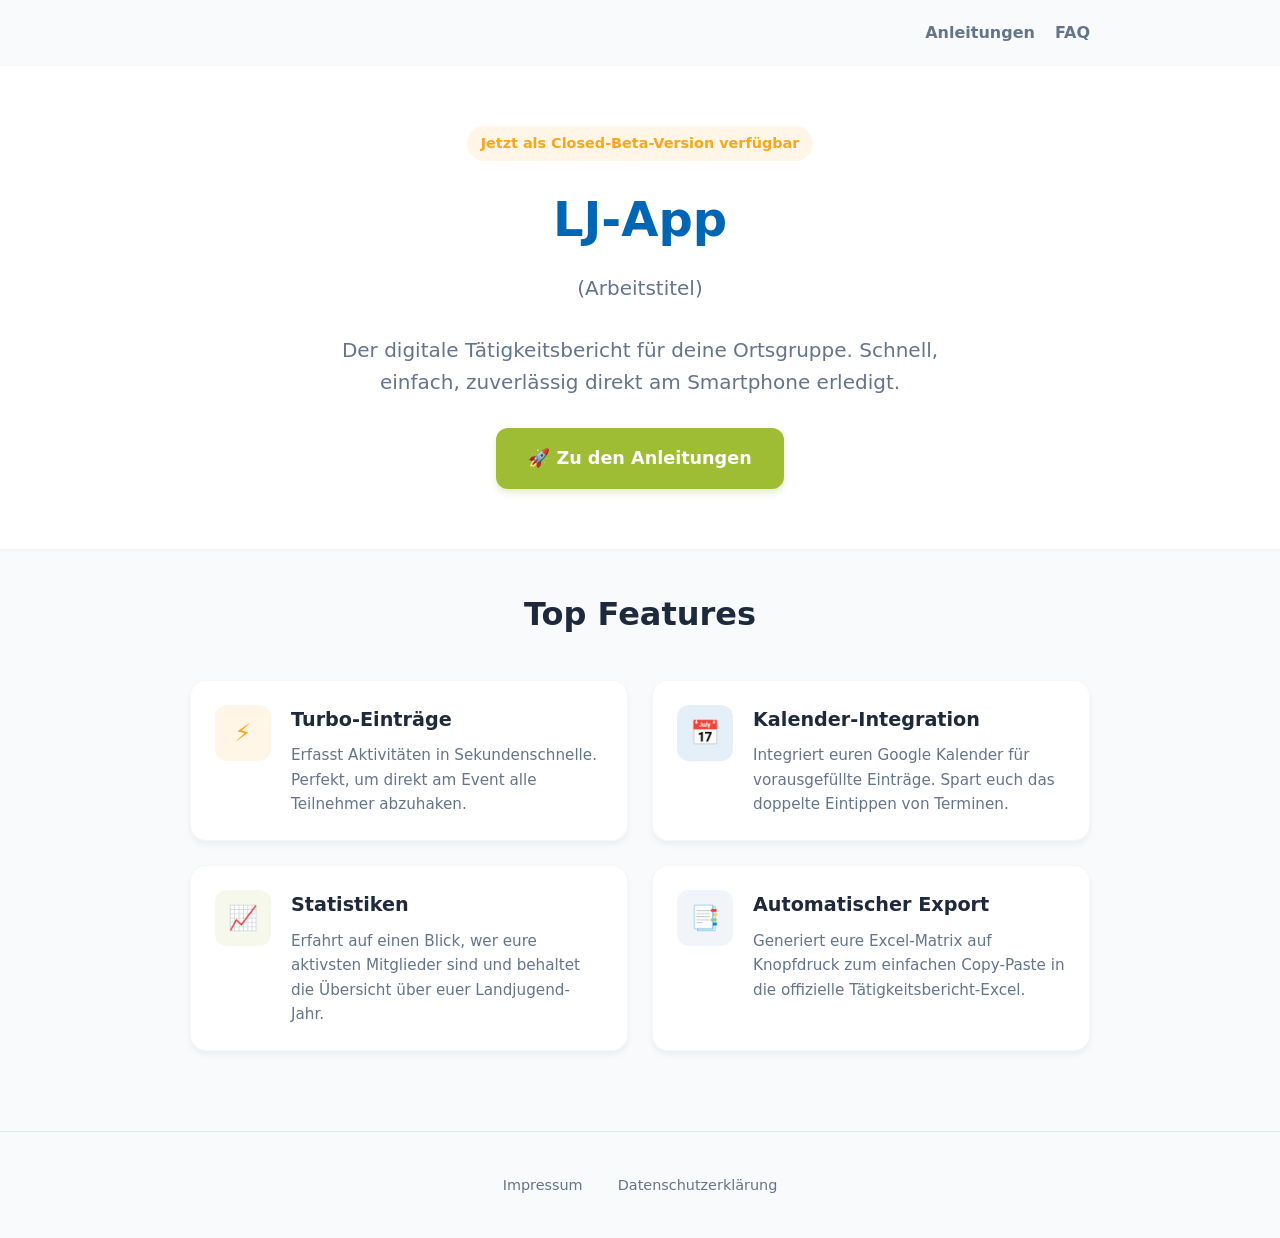
<file: index.html>
<!DOCTYPE html>
<html lang="de">
<head>
    <meta charset="UTF-8">
    <meta name="viewport" content="width=device-width, initial-scale=1.0">
    <title>Landjugend App | Tätigkeitsbericht</title>
    <style>
        /* --- Brand Colors --- */
        :root {
            --primary-blue: #0066b3;
            --accent-green: #9ebd35;
            --highlight-orange: #faa61a;
            --bg-color: #f8fafc;
            --text-color: #1e293b;
            --card-bg: #ffffff;
            --sub-text: #64748b;
        }

        body {
            font-family: system-ui, -apple-system, sans-serif;
            margin: 0;
            padding: 0;
            background-color: var(--bg-color);
            color: var(--text-color);
            line-height: 1.6;
        }

        /* --- Navigation --- */
        .top-nav {
            padding: 20px;
            max-width: 900px;
            margin: 0 auto;
            display: flex;
            justify-content: flex-end;
        }

        .nav-link {
            color: var(--sub-text);
            text-decoration: none;
            font-weight: 600;
            margin-left: 20px;
            transition: color 0.2s;
        }

        .nav-link:hover {
            color: var(--primary-blue);
        }

        /* --- Hero Section --- */
        .hero {
            text-align: center;
            padding: 60px 20px;
            background-color: var(--card-bg);
            box-shadow: 0 1px 3px rgba(0,0,0,0.05);
            margin-bottom: 40px;
        }

        .orange-badge {
            background: rgba(250, 166, 26, 0.1);
            color: var(--highlight-orange);
            font-weight: 800;
            padding: 6px 14px;
            border-radius: 20px;
            font-size: 0.9rem;
            display: inline-block;
            margin-bottom: 20px;
        }

        .hero h1 {
            color: var(--primary-blue);
            font-size: 3rem;
            margin: 0 0 15px 0;
            font-weight: 800;
        }

        .hero p {
            color: var(--sub-text);
            font-size: 1.25rem;
            margin: 0 auto 30px auto;
            max-width: 600px;
        }

        .cta-button {
            background-color: var(--accent-green);
            color: white;
            text-decoration: none;
            font-size: 1.1rem;
            font-weight: 700;
            padding: 16px 32px;
            border-radius: 12px;
            display: inline-flex;
            align-items: center;
            gap: 10px;
            transition: transform 0.2s, background-color 0.2s;
            box-shadow: 0 4px 6px rgba(158, 189, 53, 0.25);
        }

        .cta-button:hover {
            transform: translateY(-3px);
            background-color: #a8cd43;
        }

        /* --- Main Content & Grid --- */
        .container {
            max-width: 900px;
            margin: 0 auto;
            padding: 0 20px 60px 20px;
        }

        .section-title {
            text-align: center;
            font-size: 2rem;
            color: var(--text-color);
            margin-bottom: 40px;
        }

        .feature-grid {
            display: grid;
            grid-template-columns: repeat(auto-fit, minmax(300px, 1fr));
            gap: 24px;
        }

        /* --- Feature Cards --- */
        .feature-card {
            background: var(--card-bg);
            border-radius: 16px;
            padding: 24px;
            box-shadow: 0 4px 6px rgba(0,0,0,0.05);
            border: 1px solid rgba(0,0,0,0.03);
            transition: transform 0.2s;
            display: flex;
            align-items: flex-start;
            gap: 20px;
        }

        .feature-card:hover {
            transform: translateY(-3px);
            box-shadow: 0 8px 12px rgba(0,0,0,0.08);
        }

        .icon-box {
            width: 56px;
            height: 56px;
            border-radius: 12px;
            display: flex;
            justify-content: center;
            align-items: center;
            font-size: 1.5rem;
            flex-shrink: 0;
        }

        /* Individual Card Colors */
        .icon-orange { background-color: rgba(250, 166, 26, 0.1); color: var(--highlight-orange); }
        .icon-blue { background-color: rgba(0, 102, 179, 0.1); color: var(--primary-blue); }
        .icon-green { background-color: rgba(158, 189, 53, 0.1); color: var(--accent-green); }
        .icon-dark { background-color: #f1f5f9; color: #475569; }

        .feature-text h3 {
            margin: 0 0 8px 0;
            color: var(--text-color);
            font-size: 1.2rem;
        }

        .feature-text p {
            margin: 0;
            color: var(--sub-text);
            font-size: 0.95rem;
        }

        /* --- Footer --- */
        .footer {
            text-align: center;
            padding: 40px 20px;
            border-top: 1px solid #e2e8f0;
            margin-top: 20px;
        }

        .footer a {
            color: var(--sub-text);
            text-decoration: none;
            margin: 0 15px;
            font-size: 0.9rem;
        }

        .footer a:hover {
            color: var(--primary-blue);
            text-decoration: underline;
        }
    </style>
</head>
<body>

    <nav class="top-nav">
        <a href="anleitungen" class="nav-link">Anleitungen</a>
        <a href="faq" class="nav-link">FAQ</a>
    </nav>

    <header class="hero">
        <span class="orange-badge">Jetzt als Closed-Beta-Version verfügbar</span>
        <h1>LJ-App</h1>
        <p>(Arbeitstitel)<p>
        <p>Der digitale Tätigkeitsbericht für deine Ortsgruppe. Schnell, einfach, zuverlässig direkt am Smartphone erledigt.</p>
        <a href="anleitungen" class="cta-button">
            🚀 Zu den Anleitungen
        </a>
    </header>

    <main class="container">
        <h2 class="section-title">Top Features</h2>
        
        <div class="feature-grid">
            
            <div class="feature-card">
                <div class="icon-box icon-orange">⚡</div>
                <div class="feature-text">
                    <h3>Turbo-Einträge</h3>
                    <p>Erfasst Aktivitäten in Sekundenschnelle. Perfekt, um direkt am Event alle Teilnehmer abzuhaken.</p>
                </div>
            </div>

            <div class="feature-card">
                <div class="icon-box icon-blue">📅</div>
                <div class="feature-text">
                    <h3>Kalender-Integration</h3>
                    <p>Integriert euren Google Kalender für vorausgefüllte Einträge. Spart euch das doppelte Eintippen von Terminen.</p>
                </div>
            </div>

            <div class="feature-card">
                <div class="icon-box icon-green">📈</div>
                <div class="feature-text">
                    <h3>Statistiken</h3>
                    <p>Erfahrt auf einen Blick, wer eure aktivsten Mitglieder sind und behaltet die Übersicht über euer Landjugend-Jahr.</p>
                </div>
            </div>

            <div class="feature-card">
                <div class="icon-box icon-dark">📑</div>
                <div class="feature-text">
                    <h3>Automatischer Export</h3>
                    <p>Generiert eure Excel-Matrix auf Knopfdruck zum einfachen Copy-Paste in die offizielle Tätigkeitsbericht-Excel.</p>
                </div>
            </div>

        </div>
    </main>

    <footer class="footer">
        <a href="impressum">Impressum</a>
        <a href="datenschutz">Datenschutzerklärung</a>
    </footer>

</body>
</html>
</file>
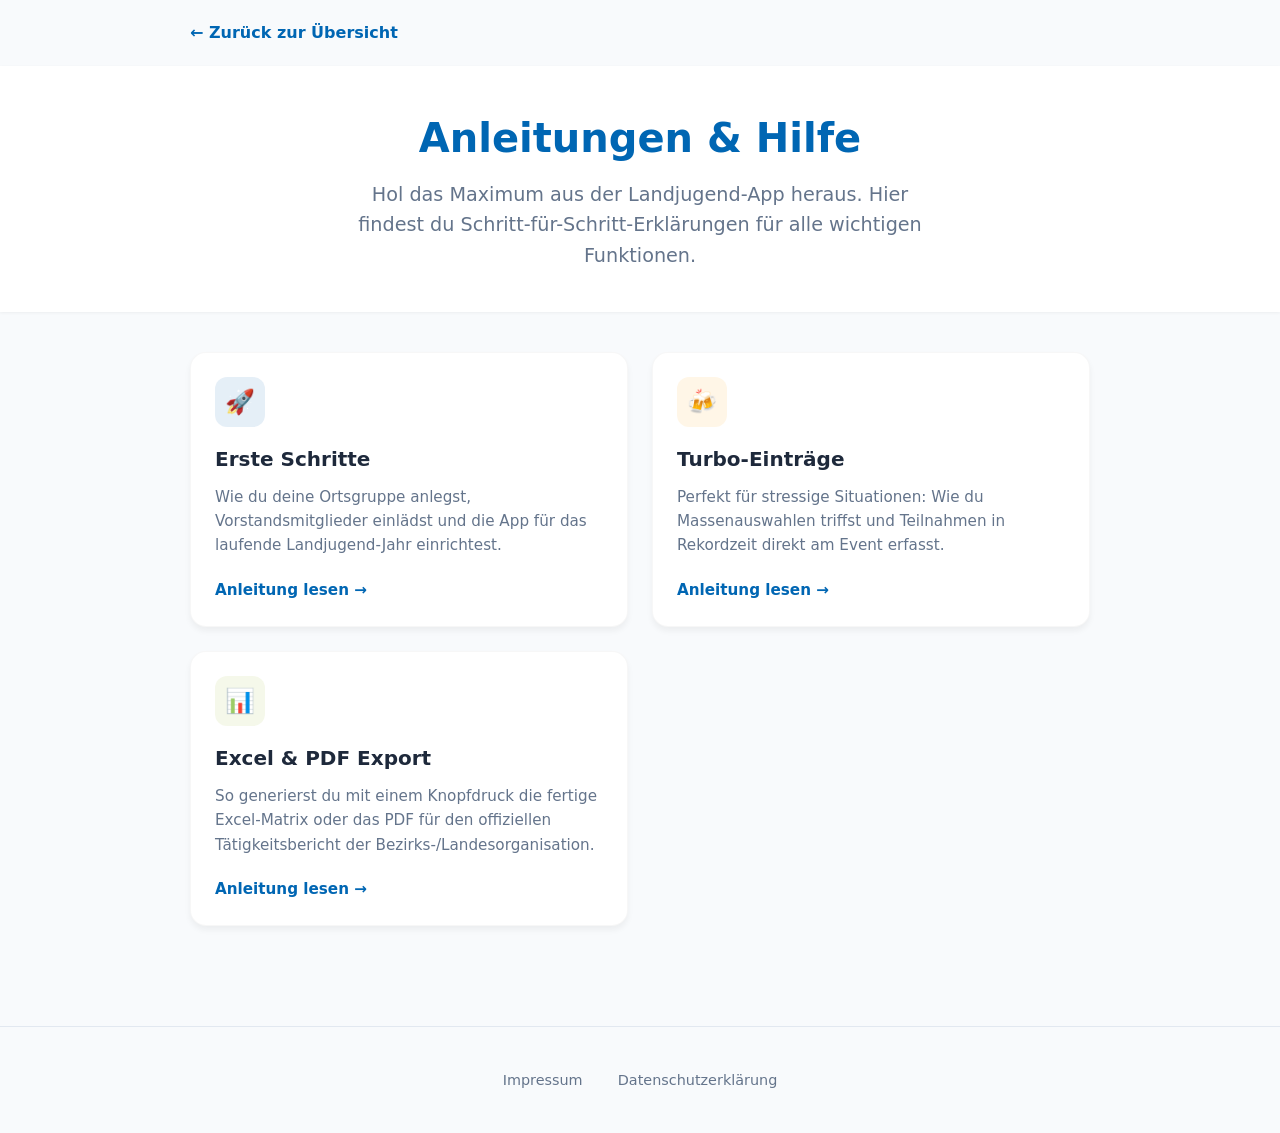
<file: anleitungen.html>
<!DOCTYPE html>
<html lang="de">
<head>
    <meta charset="UTF-8">
    <meta name="viewport" content="width=device-width, initial-scale=1.0">
    <title>Anleitungen - Landjugend App</title>
    <style>
        /* --- Brand Colors --- */
        :root {
            --primary-blue: #0066b3;
            --accent-green: #9ebd35;
            --highlight-orange: #faa61a;
            --bg-color: #f8fafc;
            --text-color: #1e293b;
            --card-bg: #ffffff;
            --sub-text: #64748b;
        }

        body {
            font-family: system-ui, -apple-system, sans-serif;
            margin: 0;
            padding: 0;
            background-color: var(--bg-color);
            color: var(--text-color);
            line-height: 1.6;
        }

        /* --- Navigation --- */
        .top-nav {
            padding: 20px;
            max-width: 900px;
            margin: 0 auto;
        }

        .back-link {
            color: var(--primary-blue);
            text-decoration: none;
            font-weight: 600;
            display: inline-flex;
            align-items: center;
            gap: 8px;
            transition: color 0.2s;
        }

        .back-link:hover {
            color: var(--highlight-orange);
        }

        /* --- Header --- */
        .header {
            text-align: center;
            padding: 40px 20px;
            background-color: var(--card-bg);
            box-shadow: 0 1px 3px rgba(0,0,0,0.05);
            margin-bottom: 40px;
        }

        .header h1 {
            color: var(--primary-blue);
            font-size: 2.5rem;
            margin: 0 0 10px 0;
        }

        .header p {
            color: var(--sub-text);
            font-size: 1.2rem;
            margin: 0;
            max-width: 600px;
            margin: 0 auto;
        }

        /* --- Main Content & Grid --- */
        .container {
            max-width: 900px;
            margin: 0 auto;
            padding: 0 20px 60px 20px;
        }

        .guide-grid {
            display: grid;
            grid-template-columns: repeat(auto-fit, minmax(300px, 1fr));
            gap: 24px;
        }

        /* --- Guide Cards --- */
        .guide-card {
            background: var(--card-bg);
            border-radius: 16px;
            padding: 24px;
            box-shadow: 0 4px 6px rgba(0,0,0,0.05);
            border: 1px solid rgba(0,0,0,0.03);
            transition: transform 0.2s, box-shadow 0.2s;
            display: flex;
            flex-direction: column;
            cursor: pointer;
        }

        .guide-card:hover {
            transform: translateY(-5px);
            box-shadow: 0 10px 15px rgba(0,0,0,0.1);
            border-color: rgba(158, 189, 53, 0.3); /* Accent Green border on hover */
        }

        .icon-box {
            width: 50px;
            height: 50px;
            border-radius: 12px;
            display: flex;
            justify-content: center;
            align-items: center;
            font-size: 1.5rem;
            margin-bottom: 16px;
        }

        /* Individual Card Colors */
        .icon-green { background-color: rgba(158, 189, 53, 0.1); color: var(--accent-green); }
        .icon-blue { background-color: rgba(0, 102, 179, 0.1); color: var(--primary-blue); }
        .icon-orange { background-color: rgba(250, 166, 26, 0.1); color: var(--highlight-orange); }

        .guide-card h3 {
            margin: 0 0 10px 0;
            color: var(--text-color);
            font-size: 1.25rem;
        }

        .guide-card p {
            margin: 0 0 20px 0;
            color: var(--sub-text);
            font-size: 0.95rem;
            flex-grow: 1;
        }

        .read-more {
            color: var(--primary-blue);
            font-weight: 600;
            text-decoration: none;
            font-size: 0.95rem;
        }

        /* --- Footer --- */
        .footer {
            text-align: center;
            padding: 40px 20px;
            border-top: 1px solid #e2e8f0;
            margin-top: 40px;
        }

        .footer a {
            color: var(--sub-text);
            text-decoration: none;
            margin: 0 15px;
            font-size: 0.9rem;
        }

        .footer a:hover {
            color: var(--primary-blue);
            text-decoration: underline;
        }
    </style>
</head>
<body>

    <nav class="top-nav">
        <a href="index" class="back-link">&larr; Zurück zur Übersicht</a>
    </nav>

    <header class="header">
        <h1>Anleitungen & Hilfe</h1>
        <p>Hol das Maximum aus der Landjugend-App heraus. Hier findest du Schritt-für-Schritt-Erklärungen für alle wichtigen Funktionen.</p>
    </header>

    <main class="container">
        <div class="guide-grid">
            
            <!-- Karte 1: Erste Schritte -->
            <article class="guide-card">
                <div class="icon-box icon-blue">🚀</div>
                <h3>Erste Schritte</h3>
                <p>Wie du deine Ortsgruppe anlegst, Vorstandsmitglieder einlädst und die App für das laufende Landjugend-Jahr einrichtest.</p>
                <span class="read-more">Anleitung lesen &rarr;</span>
            </article>

            <!-- Karte 2: Turbo-Modus -->
            <article class="guide-card">
                <div class="icon-box icon-orange">🍻</div>
                <h3>Turbo-Einträge</h3>
                <p>Perfekt für stressige Situationen: Wie du Massenauswahlen triffst und Teilnahmen in Rekordzeit direkt am Event erfasst.</p>
                <span class="read-more">Anleitung lesen &rarr;</span>
            </article>

            <!-- Karte 3: Exporte -->
            <article class="guide-card">
                <div class="icon-box icon-green">📊</div>
                <h3>Excel & PDF Export</h3>
                <p>So generierst du mit einem Knopfdruck die fertige Excel-Matrix oder das PDF für den offiziellen Tätigkeitsbericht der Bezirks-/Landesorganisation.</p>
                <span class="read-more">Anleitung lesen &rarr;</span>
            </article>

            <!-- Karte 4: Offline-Modus (Optional/Später) -->
            <!-- <article class="guide-card">
                <div class="icon-box icon-sub">📶</div>
                <h3>Arbeiten ohne Internet</h3>
                <p>Wie die App Eingaben zwischenspeichert, wenn du am Land bist und keinen Empfang hast, und wie der Sync später funktioniert.</p>
                <span class="read-more">Anleitung lesen &rarr;</span>
            </article> -->

        </div>
    </main>

    <footer class="footer">
        <a href="impressum">Impressum</a>
        <a href="datenschutz">Datenschutzerklärung</a>
    </footer>

</body>
</html>
</file>
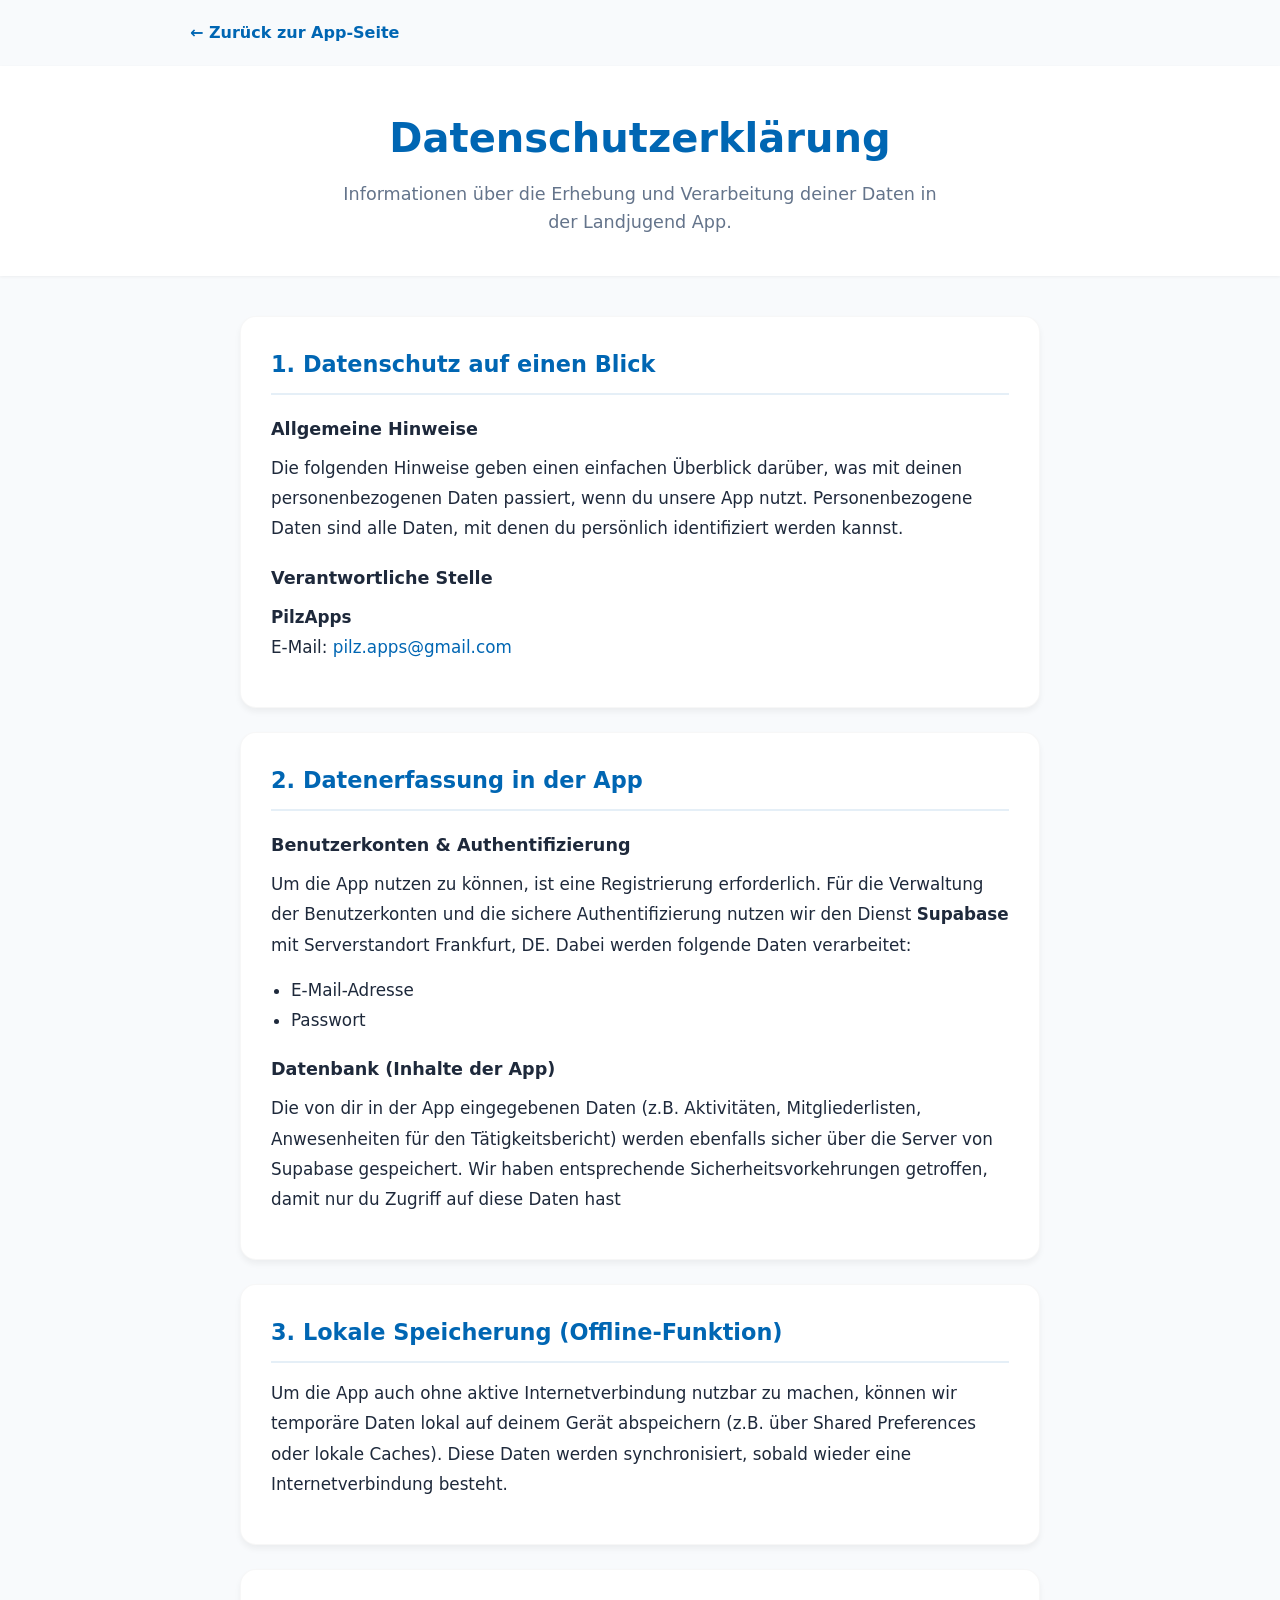
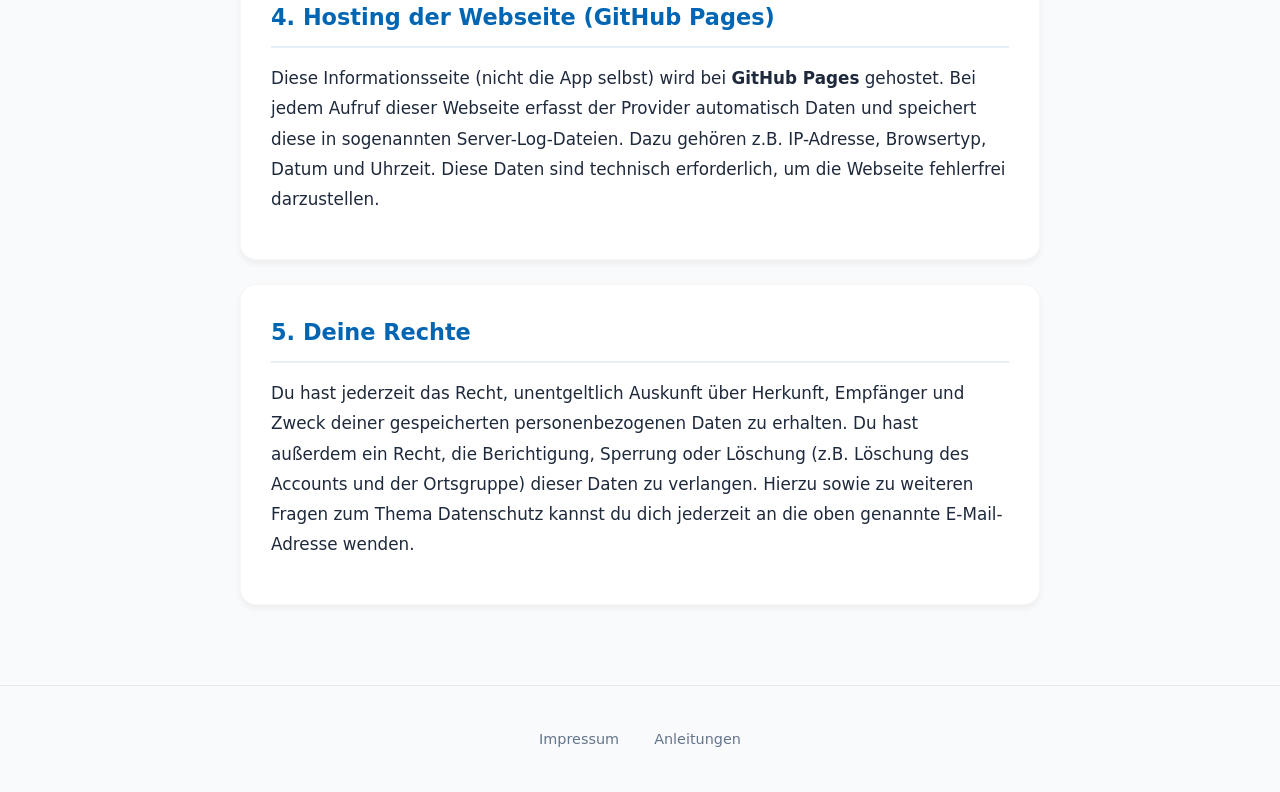
<file: datenschutz.html>
<!DOCTYPE html>
<html lang="de">
<head>
    <meta charset="UTF-8">
    <meta name="viewport" content="width=device-width, initial-scale=1.0">
    <title>Datenschutz - Landjugend App</title>
    <style>
        /* --- Brand Colors --- */
        :root {
            --primary-blue: #0066b3;
            --accent-green: #9ebd35;
            --highlight-orange: #faa61a;
            --bg-color: #f8fafc;
            --text-color: #1e293b;
            --card-bg: #ffffff;
            --sub-text: #64748b;
        }

        body {
            font-family: system-ui, -apple-system, sans-serif;
            margin: 0;
            padding: 0;
            background-color: var(--bg-color);
            color: var(--text-color);
            line-height: 1.6;
        }

        /* --- Navigation --- */
        .top-nav {
            padding: 20px;
            max-width: 900px;
            margin: 0 auto;
        }

        .back-link {
            color: var(--primary-blue);
            text-decoration: none;
            font-weight: 600;
            display: inline-flex;
            align-items: center;
            gap: 8px;
            transition: color 0.2s;
        }

        .back-link:hover {
            color: var(--highlight-orange);
        }

        /* --- Header --- */
        .header {
            text-align: center;
            padding: 40px 20px;
            background-color: var(--card-bg);
            box-shadow: 0 1px 3px rgba(0,0,0,0.05);
            margin-bottom: 40px;
        }

        .header h1 {
            color: var(--primary-blue);
            font-size: 2.5rem;
            margin: 0 0 10px 0;
        }

        .header p {
            color: var(--sub-text);
            font-size: 1.1rem;
            margin: 0;
            max-width: 600px;
            margin: 0 auto;
        }

        /* --- Main Content --- */
        .container {
            max-width: 800px;
            margin: 0 auto;
            padding: 0 20px 60px 20px;
            display: flex;
            flex-direction: column;
            gap: 24px;
        }

        /* --- Content Cards --- */
        .content-card {
            background: var(--card-bg);
            border-radius: 16px;
            padding: 30px;
            box-shadow: 0 4px 6px rgba(0,0,0,0.05);
            border: 1px solid rgba(0,0,0,0.03);
        }

        .content-card h2 {
            margin: 0 0 15px 0;
            color: var(--primary-blue);
            font-size: 1.4rem;
            border-bottom: 2px solid rgba(0, 102, 179, 0.1);
            padding-bottom: 10px;
        }

        .content-card h3 {
            color: var(--text-color);
            font-size: 1.1rem;
            margin: 20px 0 10px 0;
        }

        .content-card p, .content-card ul {
            margin: 0 0 15px 0;
            color: var(--text-color);
            font-size: 1.05rem;
            line-height: 1.8;
        }

        .content-card ul {
            padding-left: 20px;
        }

        .content-card a {
            color: var(--primary-blue);
            text-decoration: none;
        }

        .content-card a:hover {
            text-decoration: underline;
        }

        /* --- Footer --- */
        .footer {
            text-align: center;
            padding: 40px 20px;
            border-top: 1px solid #e2e8f0;
            margin-top: 20px;
        }

        .footer a {
            color: var(--sub-text);
            text-decoration: none;
            margin: 0 15px;
            font-size: 0.9rem;
        }

        .footer a:hover {
            color: var(--primary-blue);
            text-decoration: underline;
        }
    </style>
</head>
<body>

    <nav class="top-nav">
        <a href="index" class="back-link">&larr; Zurück zur App-Seite</a>
    </nav>

    <header class="header">
        <h1>Datenschutzerklärung</h1>
        <p>Informationen über die Erhebung und Verarbeitung deiner Daten in der Landjugend App.</p>
    </header>

    <main class="container">
        
        <!-- Card 1: Allgemeine Hinweise -->
        <section class="content-card">
            <h2>1. Datenschutz auf einen Blick</h2>
            <h3>Allgemeine Hinweise</h3>
            <p>Die folgenden Hinweise geben einen einfachen Überblick darüber, was mit deinen personenbezogenen Daten passiert, wenn du unsere App nutzt. Personenbezogene Daten sind alle Daten, mit denen du persönlich identifiziert werden kannst.</p>
            <h3>Verantwortliche Stelle</h3>
            <p>
                <strong>PilzApps</strong><br>
                <!-- [Deine Adresse]<br> -->
                E-Mail: <a href="mailto:pilz.apps@gmail.com">pilz.apps@gmail.com</a>
            </p>
        </section>

        <!-- Card 2: Datenverarbeitung in der App (Supabase) -->
        <section class="content-card">
            <h2>2. Datenerfassung in der App</h2>
            <h3>Benutzerkonten & Authentifizierung</h3>
            <p>Um die App nutzen zu können, ist eine Registrierung erforderlich. Für die Verwaltung der Benutzerkonten und die sichere Authentifizierung nutzen wir den Dienst <strong>Supabase</strong> mit Serverstandort Frankfurt, DE. Dabei werden folgende Daten verarbeitet:</p>
            <ul>
                <li>E-Mail-Adresse</li>
                <li>Passwort</li>
            </ul>
            <h3>Datenbank (Inhalte der App)</h3>
            <p>Die von dir in der App eingegebenen Daten (z.B. Aktivitäten, Mitgliederlisten, Anwesenheiten für den Tätigkeitsbericht) werden ebenfalls sicher über die Server von Supabase gespeichert. Wir haben entsprechende Sicherheitsvorkehrungen getroffen, damit nur du Zugriff auf diese Daten hast</p>
        </section>

        <!-- Card 3: Lokale Speicherung -->
        <section class="content-card">
            <h2>3. Lokale Speicherung (Offline-Funktion)</h2>
            <p>Um die App auch ohne aktive Internetverbindung nutzbar zu machen, können wir temporäre Daten lokal auf deinem Gerät abspeichern (z.B. über Shared Preferences oder lokale Caches). Diese Daten werden synchronisiert, sobald wieder eine Internetverbindung besteht.</p>
        </section>

        <!-- Card 4: Web-Hosting -->
        <section class="content-card">
            <h2>4. Hosting der Webseite (GitHub Pages)</h2>
            <p>Diese Informationsseite (nicht die App selbst) wird bei <strong>GitHub Pages</strong> gehostet. Bei jedem Aufruf dieser Webseite erfasst der Provider automatisch Daten und speichert diese in sogenannten Server-Log-Dateien. Dazu gehören z.B. IP-Adresse, Browsertyp, Datum und Uhrzeit. Diese Daten sind technisch erforderlich, um die Webseite fehlerfrei darzustellen.</p>
        </section>

        <!-- Card 5: Deine Rechte -->
        <section class="content-card">
            <h2>5. Deine Rechte</h2>
            <p>Du hast jederzeit das Recht, unentgeltlich Auskunft über Herkunft, Empfänger und Zweck deiner gespeicherten personenbezogenen Daten zu erhalten. Du hast außerdem ein Recht, die Berichtigung, Sperrung oder Löschung (z.B. Löschung des Accounts und der Ortsgruppe) dieser Daten zu verlangen. Hierzu sowie zu weiteren Fragen zum Thema Datenschutz kannst du dich jederzeit an die oben genannte E-Mail-Adresse wenden.</p>
        </section>

    </main>

    <footer class="footer">
        <a href="impressum">Impressum</a>
        <a href="anleitungen">Anleitungen</a>
    </footer>

</body>
</html>
</file>
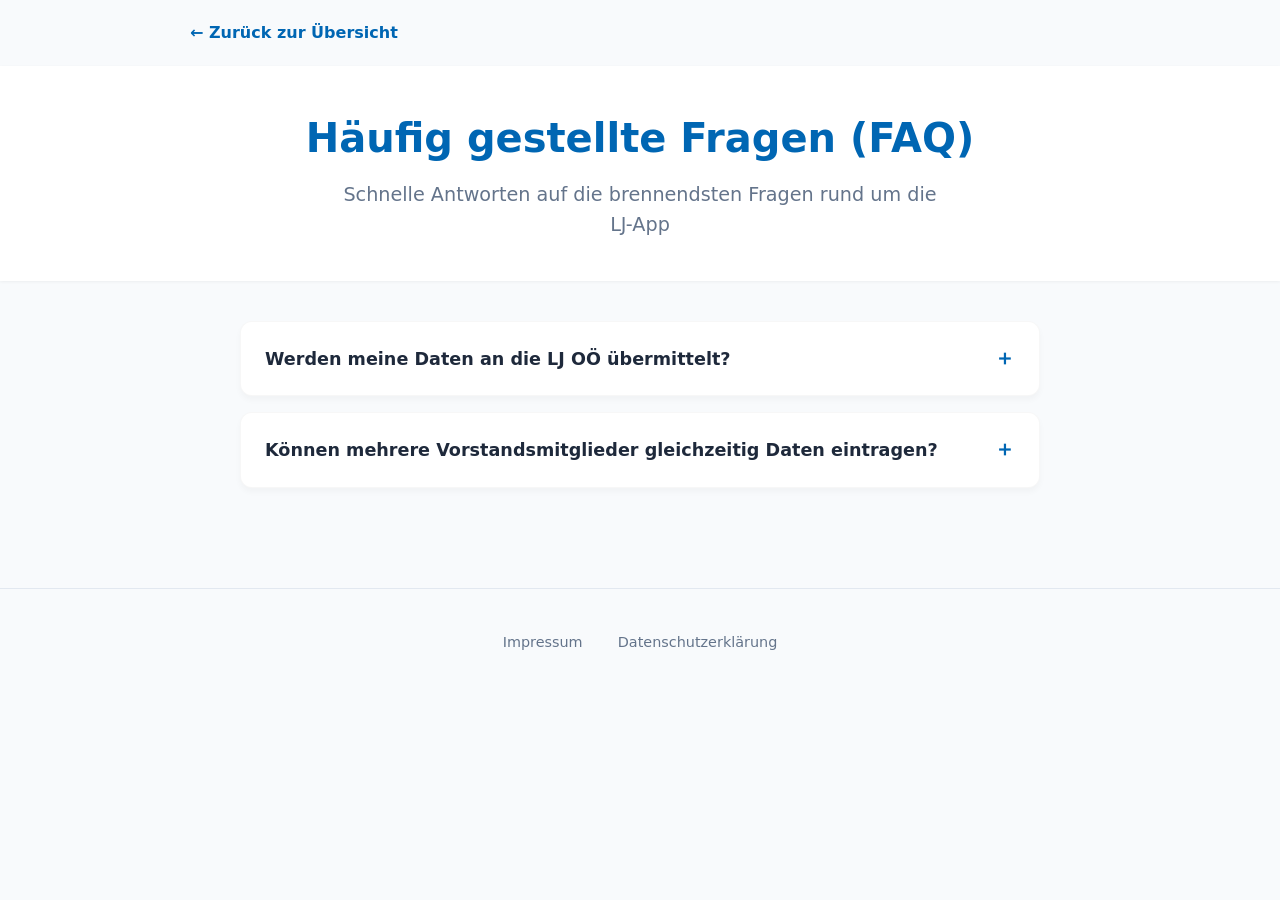
<file: faq.html>
<!DOCTYPE html>
<html lang="de">
<head>
    <meta charset="UTF-8">
    <meta name="viewport" content="width=device-width, initial-scale=1.0">
    <title>FAQ - LJ App</title>
    <style>
        /* --- Brand Colors --- */
        :root {
            --primary-blue: #0066b3;
            --accent-green: #9ebd35;
            --highlight-orange: #faa61a;
            --bg-color: #f8fafc;
            --text-color: #1e293b;
            --card-bg: #ffffff;
            --sub-text: #64748b;
        }

        body {
            font-family: system-ui, -apple-system, sans-serif;
            margin: 0;
            padding: 0;
            background-color: var(--bg-color);
            color: var(--text-color);
            line-height: 1.6;
        }

        /* --- Navigation --- */
        .top-nav {
            padding: 20px;
            max-width: 900px;
            margin: 0 auto;
        }

        .back-link {
            color: var(--primary-blue);
            text-decoration: none;
            font-weight: 600;
            display: inline-flex;
            align-items: center;
            gap: 8px;
            transition: color 0.2s;
        }

        .back-link:hover {
            color: var(--highlight-orange);
        }

        /* --- Header --- */
        .header {
            text-align: center;
            padding: 40px 20px;
            background-color: var(--card-bg);
            box-shadow: 0 1px 3px rgba(0,0,0,0.05);
            margin-bottom: 40px;
        }

        .header h1 {
            color: var(--primary-blue);
            font-size: 2.5rem;
            margin: 0 0 10px 0;
        }

        .header p {
            color: var(--sub-text);
            font-size: 1.2rem;
            margin: 0 auto;
            max-width: 600px;
        }

        /* --- Main Content --- */
        .container {
            max-width: 800px;
            margin: 0 auto;
            padding: 0 20px 60px 20px;
        }

        /* --- FAQ Accordion --- */
        .faq-container {
            display: flex;
            flex-direction: column;
            gap: 16px;
        }

        .faq-item {
            background: var(--card-bg);
            border-radius: 12px;
            border: 1px solid rgba(0,0,0,0.03);
            box-shadow: 0 4px 6px rgba(0,0,0,0.03);
            overflow: hidden;
            transition: border-color 0.2s;
        }

        .faq-item:hover {
            border-color: rgba(0, 102, 179, 0.2);
        }

        .faq-question {
            padding: 20px 24px;
            display: flex;
            justify-content: space-between;
            align-items: center;
            cursor: pointer;
            font-weight: 700;
            font-size: 1.1rem;
            color: var(--text-color);
            user-select: none;
            gap: 15px;
        }

        .faq-question .icon {
            color: var(--primary-blue);
            font-size: 1.3rem;
            transition: transform 0.3s ease;
        }

        /* Wenn aktiv, rotiert das Plus-Icon oder der Pfeil */
        .faq-item.active .faq-question .icon {
            transform: rotate(45deg);
            color: var(--highlight-orange);
        }

        .faq-answer {
            max-height: 0;
            overflow: hidden;
            transition: max-height 0.3s ease-out, padding 0.3s ease-out;
            background-color: #fafafa;
            color: var(--sub-text);
            font-size: 1rem;
            line-height: 1.7;
            padding: 0 24px;
        }

        .faq-item.active .faq-answer {
            max-height: 300px; /* Groß genug für den Inhalt */
            padding: 20px 24px;
            border-top: 1px solid #f1f5f9;
        }

        /* --- Footer --- */
        .footer {
            text-align: center;
            padding: 40px 20px;
            border-top: 1px solid #e2e8f0;
            margin-top: 40px;
        }

        .footer a {
            color: var(--sub-text);
            text-decoration: none;
            margin: 0 15px;
            font-size: 0.9rem;
        }

        .footer a:hover {
            color: var(--primary-blue);
            text-decoration: underline;
        }
    </style>
</head>
<body>

    <nav class="top-nav">
        <a href="index.html" class="back-link">&larr; Zurück zur Übersicht</a>
    </nav>

    <header class="header">
        <h1>Häufig gestellte Fragen (FAQ)</h1>
        <p>Schnelle Antworten auf die brennendsten Fragen rund um die LJ-App</p>
    </header>

    <main class="container">
        <div class="faq-container">

            <!-- <div class="faq-item">
                <div class="faq-question">
                    <span>Kostet die App etwas?</span>
                    <span class="icon">＋</span>
                </div>
                <div class="faq-answer">
                    Nein, die App ist für Landjugend-Ortsgruppen komplett kostenlos. Sie wurde von Landjugendlichen für Landjugendliche entwickelt, um die Vereinsarbeit und das Schreiben des Tätigkeitsberichts zu erleichtern.
                </div>
            </div> -->

            <div class="faq-item">
                <div class="faq-question">
                    <span>Werden meine Daten an die LJ OÖ übermittelt?</span>
                    <span class="icon">＋</span>
                </div>
                <div class="faq-answer">
                    Nein, es gibt keine automatische Übermittlung. Deine Ortsgruppe behält die volle Kontrolle. Die App hilft dir lediglich dabei, die offizielle Excel-Matrix zu generieren, die du dann wie gewohnt selbstständig einreichen kannst.
                </div>
            </div>

            <!-- <div class="faq-item">
                <div class="faq-question">
                    <span>Funktioniert die App auch ohne Internet?</span>
                    <span class="icon">＋</span>
                </div>
                <div class="faq-answer">
                    Ja! Du kannst Anwesenheiten und Aktivitäten auch im tiefsten Funkloch (oder im Bierzelt) eintragen. Die App speichert die Daten lokal auf deinem Smartphone und lädt sie hoch, sobald du wieder Empfang hast.
                </div>
            </div> -->

            <div class="faq-item">
                <div class="faq-question">
                    <span>Können mehrere Vorstandsmitglieder gleichzeitig Daten eintragen?</span>
                    <span class="icon">＋</span>
                </div>
                <div class="faq-answer">
                    Auf jeden Fall. Dank der Datenbank werden die Einträge in Echtzeit synchronisiert. Wenn der Leiter ein Event anlegt, sieht es die Leiterin sofort auf ihrem Handy.
                </div>
            </div>

        </div>
    </main>

    <footer class="footer">
        <a href="impressum.html">Impressum</a>
        <a href="datenschutz.html">Datenschutzerklärung</a>
    </footer>

    <script>
        document.querySelectorAll('.faq-question').forEach(question => {
            question.addEventListener('click', () => {
                const item = question.parentElement;
                
                // Schließt andere offene FAQs (Optional, falls gewünscht)
                document.querySelectorAll('.faq-item').forEach(otherItem => {
                    if (otherItem !== item) {
                        otherItem.classList.remove('active');
                    }
                });

                // Toggle die aktuelle Frage
                item.classList.toggle('active');
            });
        });
    </script>

</body>
</html>
</file>
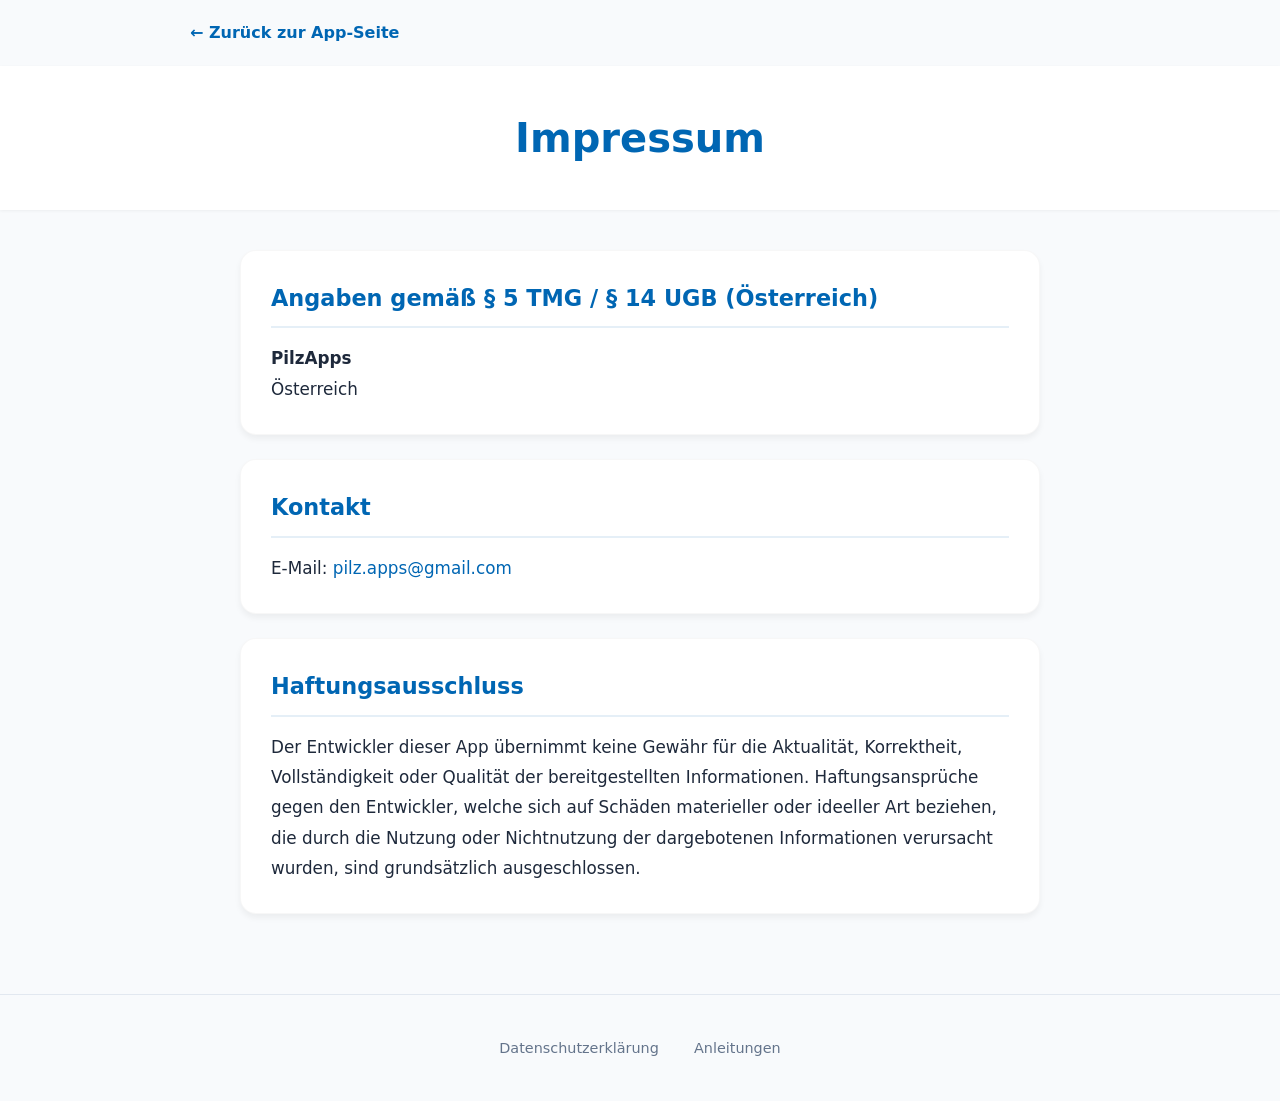
<file: impressum.html>
<!DOCTYPE html>
<html lang="de">
<head>
    <meta charset="UTF-8">
    <meta name="viewport" content="width=device-width, initial-scale=1.0">
    <title>Impressum - Landjugend App</title>
    <style>
        /* --- Brand Colors --- */
        :root {
            --primary-blue: #0066b3;
            --accent-green: #9ebd35;
            --highlight-orange: #faa61a;
            --bg-color: #f8fafc;
            --text-color: #1e293b;
            --card-bg: #ffffff;
            --sub-text: #64748b;
        }

        body {
            font-family: system-ui, -apple-system, sans-serif;
            margin: 0;
            padding: 0;
            background-color: var(--bg-color);
            color: var(--text-color);
            line-height: 1.6;
        }

        /* --- Navigation --- */
        .top-nav {
            padding: 20px;
            max-width: 900px;
            margin: 0 auto;
        }

        .back-link {
            color: var(--primary-blue);
            text-decoration: none;
            font-weight: 600;
            display: inline-flex;
            align-items: center;
            gap: 8px;
            transition: color 0.2s;
        }

        .back-link:hover {
            color: var(--highlight-orange);
        }

        /* --- Header --- */
        .header {
            text-align: center;
            padding: 40px 20px;
            background-color: var(--card-bg);
            box-shadow: 0 1px 3px rgba(0,0,0,0.05);
            margin-bottom: 40px;
        }

        .header h1 {
            color: var(--primary-blue);
            font-size: 2.5rem;
            margin: 0;
        }

        /* --- Main Content --- */
        .container {
            max-width: 800px;
            margin: 0 auto;
            padding: 0 20px 60px 20px;
            display: flex;
            flex-direction: column;
            gap: 24px;
        }

        /* --- Content Cards --- */
        .content-card {
            background: var(--card-bg);
            border-radius: 16px;
            padding: 30px;
            box-shadow: 0 4px 6px rgba(0,0,0,0.05);
            border: 1px solid rgba(0,0,0,0.03);
        }

        .content-card h2 {
            margin: 0 0 15px 0;
            color: var(--primary-blue);
            font-size: 1.4rem;
            border-bottom: 2px solid rgba(0, 102, 179, 0.1);
            padding-bottom: 10px;
        }

        .content-card p {
            margin: 0;
            color: var(--text-color);
            font-size: 1.05rem;
            line-height: 1.8;
        }

        .content-card a {
            color: var(--primary-blue);
            text-decoration: none;
        }

        .content-card a:hover {
            text-decoration: underline;
        }

        /* --- Footer --- */
        .footer {
            text-align: center;
            padding: 40px 20px;
            border-top: 1px solid #e2e8f0;
            margin-top: 20px;
        }

        .footer a {
            color: var(--sub-text);
            text-decoration: none;
            margin: 0 15px;
            font-size: 0.9rem;
        }

        .footer a:hover {
            color: var(--primary-blue);
            text-decoration: underline;
        }
    </style>
</head>
<body>

    <nav class="top-nav">
        <a href="index" class="back-link">&larr; Zurück zur App-Seite</a>
    </nav>

    <header class="header">
        <h1>Impressum</h1>
    </header>

    <main class="container">
        
        <!-- Card 1: Angaben -->
        <section class="content-card">
            <h2>Angaben gemäß § 5 TMG / § 14 UGB (Österreich)</h2>
            <p>
                <!-- <strong>[Dein Vorname] [Dein Nachname]</strong><br> -->
                <strong>PilzApps</strong><br>
                <!-- [Deine Straße und Hausnummer]<br>  -->
                <!-- [Deine PLZ] [Dein Ort]<br> -->
                Österreich
            </p>
        </section>

        <!-- Card 2: Kontakt -->
        <section class="content-card">
            <h2>Kontakt</h2>
            <p>
                E-Mail: <a href="mailto:pilz.apps@gmail.com">pilz.apps@gmail.com</a><br>
            </p>
        </section>

        <!-- Card 3: Haftungsausschluss -->
        <section class="content-card">
            <h2>Haftungsausschluss</h2>
            <p>Der Entwickler dieser App übernimmt keine Gewähr für die Aktualität, Korrektheit, Vollständigkeit oder Qualität der bereitgestellten Informationen. Haftungsansprüche gegen den Entwickler, welche sich auf Schäden materieller oder ideeller Art beziehen, die durch die Nutzung oder Nichtnutzung der dargebotenen Informationen verursacht wurden, sind grundsätzlich ausgeschlossen.</p>
        </section>

    </main>

    <footer class="footer">
        <a href="datenschutz">Datenschutzerklärung</a>
        <a href="anleitungen">Anleitungen</a>
    </footer>

</body>
</html>
</file>
